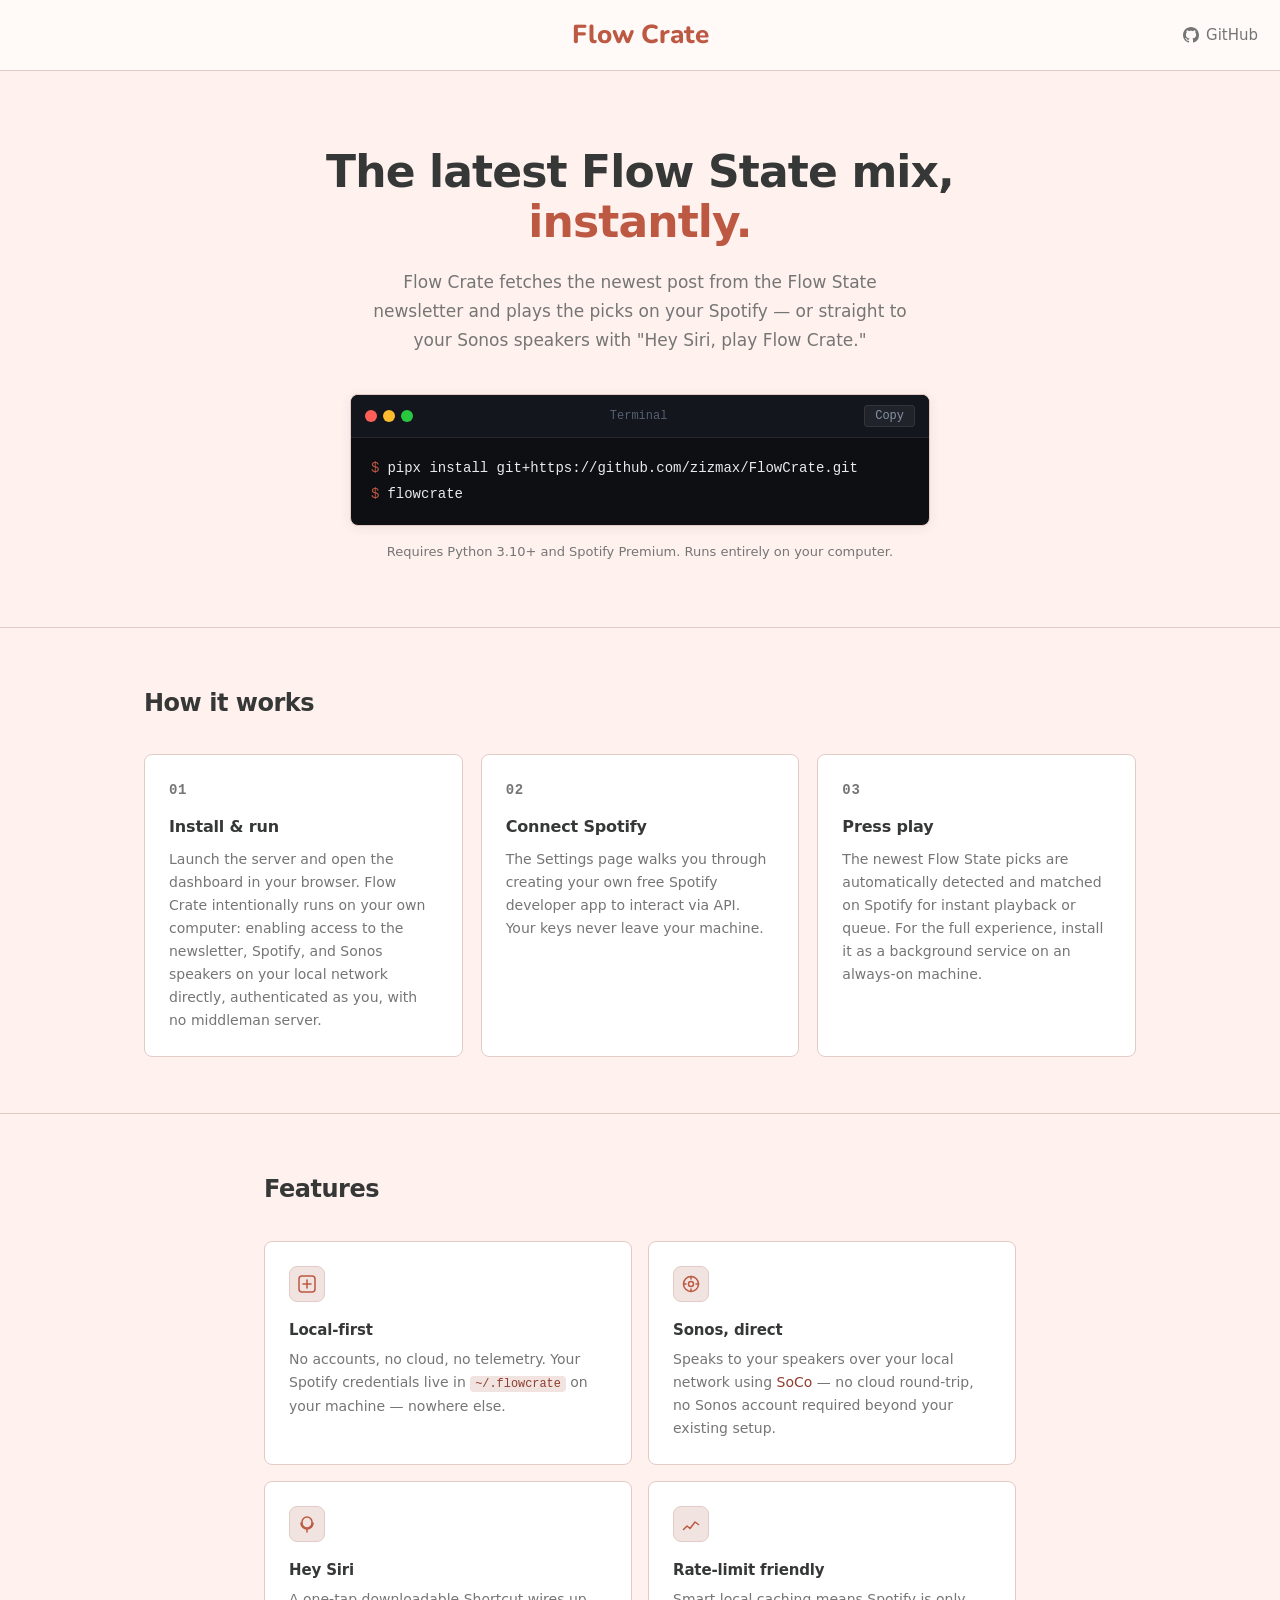
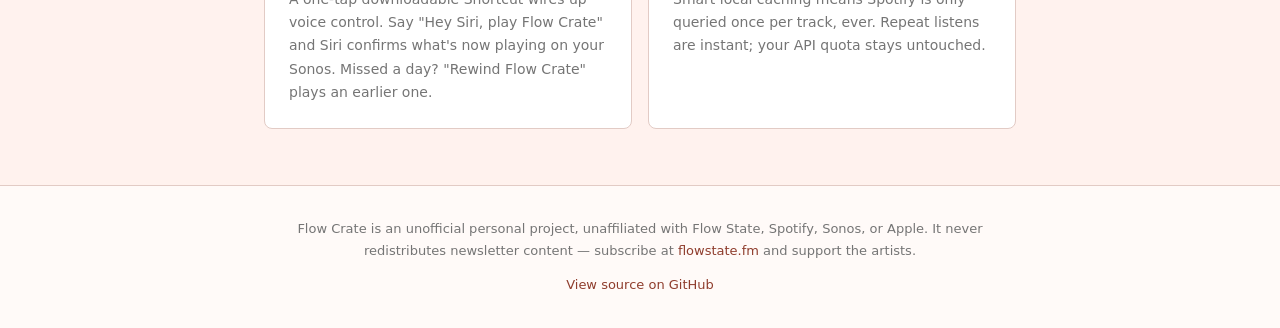
<file: site/index.html>
<!DOCTYPE html>
<html lang="en">
<head>
  <meta charset="UTF-8" />
  <meta name="viewport" content="width=device-width, initial-scale=1.0" />
  <title>Flow Crate — play the latest Flow State mix</title>
  <meta name="description" content="Flow Crate fetches the newest post from the Flow State newsletter and plays the picks on your Spotify — or straight to your Sonos speakers with Hey Siri." />
  <link rel="preconnect" href="https://fonts.googleapis.com">
  <link rel="preconnect" href="https://fonts.gstatic.com" crossorigin>
  <link href="https://fonts.googleapis.com/css2?family=Nunito:wght@800&display=swap" rel="stylesheet">
  <link rel="icon" type="image/svg+xml" href="favicon.svg" />
  <style>
    *, *::before, *::after {
      box-sizing: border-box;
      margin: 0;
      padding: 0;
    }

    :root {
      --bg: #fff2ee;
      --panel: #ffffff;
      --panel-warm: #fffaf8;
      --line: #e2cbc5;
      --text: #363737;
      --muted: #757575;
      --accent: #bd5842;
      --accent-dark: #8f3d2d;
      --accent-soft: #f0e3e0;
      --term-bg: #0d0f13;
      --term-chrome: #13161c;
      --term-border: rgba(255, 255, 255, 0.08);
      --term-text: #e8eaf0;
      --term-muted: #8892a4;
      --term-faint: #555f72;
      --term-accent: #bd5842;
      --green: #3fb950;
      --mono: ui-monospace, SFMono-Regular, Menlo, Monaco, Consolas, monospace;
      --sans: "SF Pro Display", -apple-system, system-ui, BlinkMacSystemFont, Inter, "Segoe UI", Roboto, Helvetica, Arial, sans-serif;
      --brand-font: Nunito, "SF Pro Display", -apple-system, system-ui, BlinkMacSystemFont, Inter, "Segoe UI", Roboto, Helvetica, Arial, sans-serif;
      --radius: 8px;
      --radius-sm: 7px;
      --max-w: 800px;
    }

    html {
      background: var(--bg);
      color: var(--text);
      font-family: var(--sans);
      font-size: 16px;
      line-height: 1.6;
      -webkit-font-smoothing: antialiased;
    }

    body {
      min-height: 100vh;
      display: flex;
      flex-direction: column;
    }

    a {
      color: var(--accent-dark);
      text-decoration: none;
    }

    a:hover {
      text-decoration: underline;
      text-underline-offset: 3px;
    }

    /* ── Layout ────────────────────────────────── */
    .container {
      width: 100%;
      max-width: var(--max-w);
      margin: 0 auto;
      padding: 0 24px;
    }

    /* ── Topbar ────────────────────────────────── */
    header {
      background: var(--panel-warm);
      border-bottom: 1px solid var(--line);
      position: sticky;
      top: 0;
      z-index: 10;
    }

    .header-inner {
      display: grid;
      grid-template-columns: 1fr auto 1fr;
      align-items: center;
      gap: 14px;
      padding: 14px 22px;
    }

    .brand {
      grid-column: 2;
      font-family: var(--brand-font);
      font-size: 26px;
      font-weight: 800;
      color: var(--accent);
      text-decoration: none;
      letter-spacing: 0;
    }

    .brand:hover {
      text-decoration: none;
      color: var(--accent);
    }

    .header-nav {
      grid-column: 3;
      display: flex;
      justify-content: flex-end;
      gap: 14px;
    }

    .header-nav a {
      display: flex;
      align-items: center;
      gap: 7px;
      font-size: 0.9375rem;
      color: var(--muted);
      text-decoration: none;
      transition: color 0.15s;
    }

    .header-nav a:hover {
      color: var(--text);
      text-decoration: none;
    }

    /* ── Main ──────────────────────────────────── */
    main {
      flex: 1;
    }

    /* ── Hero ──────────────────────────────────── */
    .hero {
      padding: 76px 0 64px;
      text-align: center;
    }

    .hero h1 {
      font-size: clamp(1.75rem, 5vw, 2.75rem);
      font-weight: 700;
      letter-spacing: -0.02em;
      line-height: 1.15;
      color: var(--text);
      margin-bottom: 20px;
    }

    .hero h1 span {
      color: var(--accent);
    }

    .hero-sub {
      font-size: 1.0625rem;
      color: var(--muted);
      max-width: 560px;
      margin: 0 auto 40px;
      line-height: 1.7;
    }

    /* ── Terminal blocks (deliberately dark) ───── */
    .terminal-install {
      background: var(--term-bg);
      border: 1px solid var(--line);
      border-radius: var(--radius);
      overflow: hidden;
      max-width: 580px;
      margin: 0 auto 16px;
      text-align: left;
      box-shadow: 0 2px 12px rgba(54, 55, 55, 0.08);
    }

    .terminal-header {
      background: var(--term-chrome);
      border-bottom: 1px solid var(--term-border);
      padding: 10px 14px;
      display: flex;
      align-items: center;
      justify-content: space-between;
      gap: 12px;
    }

    .traffic-lights {
      display: flex;
      gap: 6px;
      flex-shrink: 0;
    }

    .dot {
      width: 12px;
      height: 12px;
      border-radius: 50%;
    }

    .dot-red    { background: #ff5f57; }
    .dot-yellow { background: #febc2e; }
    .dot-green  { background: #28c840; }

    .terminal-title {
      font-family: var(--mono);
      font-size: 0.75rem;
      color: var(--term-faint);
      flex: 1;
      text-align: center;
    }

    .copy-btn {
      font-family: var(--mono);
      font-size: 0.75rem;
      color: var(--term-muted);
      background: rgba(255, 255, 255, 0.06);
      border: 1px solid var(--term-border);
      border-radius: 4px;
      padding: 3px 10px;
      cursor: pointer;
      transition: color 0.15s, background 0.15s, border-color 0.15s;
      white-space: nowrap;
      flex-shrink: 0;
    }

    .copy-btn:hover {
      color: var(--term-text);
      background: rgba(255, 255, 255, 0.1);
      border-color: rgba(255, 255, 255, 0.18);
    }

    .copy-btn.copied {
      color: var(--green);
      border-color: rgba(63, 185, 80, 0.35);
      background: rgba(63, 185, 80, 0.08);
    }

    .terminal-body {
      padding: 18px 20px;
      font-family: var(--mono);
      font-size: 0.875rem;
      line-height: 1.8;
    }

    .terminal-line {
      display: flex;
      gap: 8px;
    }

    .prompt {
      color: var(--term-accent);
      user-select: none;
      flex-shrink: 0;
    }

    .cmd-text {
      color: var(--term-text);
      word-break: break-all;
    }

    .hero-note {
      font-size: 0.8125rem;
      color: var(--muted);
      text-align: center;
    }

    /* ── Sections ──────────────────────────────── */
    .how, .features {
      padding: 56px 0;
      border-top: 1px solid var(--line);
    }

    .section-heading {
      font-size: 1.5rem;
      font-weight: 700;
      letter-spacing: -0.02em;
      color: var(--text);
      margin-bottom: 32px;
    }

    /* ── How it works ──────────────────────────── */
    /* Give this section a wider container than the rest of the page so the three
       step cards get more horizontal room; at 800px they were narrow enough that
       the text wrapped into tall, awkward columns. */
    .how .container {
      max-width: 1040px;
    }

    .steps {
      display: grid;
      grid-template-columns: repeat(3, 1fr);
      gap: 18px;
      align-items: stretch;
    }

    .step {
      background: var(--panel);
      border: 1px solid var(--line);
      border-radius: var(--radius);
      padding: 24px;
    }

    .step-num {
      font-family: var(--mono);
      font-size: 0.75rem;
      font-weight: 700;
      color: var(--accent);
      margin-bottom: 12px;
      letter-spacing: 0.05em;
    }

    .step h3 {
      font-size: 1rem;
      font-weight: 700;
      color: var(--text);
      margin-bottom: 8px;
      letter-spacing: -0.01em;
    }

    .step p {
      font-size: 0.875rem;
      color: var(--muted);
      line-height: 1.65;
    }

    .step code, .feature-card code {
      font-family: var(--mono);
      font-size: 0.85em;
      color: var(--accent-dark);
      background: var(--accent-soft);
      border-radius: 4px;
      padding: 1px 5px;
      overflow-wrap: anywhere;
    }

    /* ── Feature grid ──────────────────────────── */
    .feature-grid {
      display: grid;
      grid-template-columns: repeat(2, 1fr);
      gap: 16px;
    }

    .feature-card {
      background: var(--panel);
      border: 1px solid var(--line);
      border-radius: var(--radius);
      padding: 24px;
    }

    .feature-icon {
      width: 36px;
      height: 36px;
      background: var(--accent-soft);
      border: 1px solid var(--line);
      border-radius: var(--radius);
      display: flex;
      align-items: center;
      justify-content: center;
      margin-bottom: 16px;
      color: var(--accent);
    }

    .feature-card h3 {
      font-size: 0.9375rem;
      font-weight: 700;
      color: var(--text);
      margin-bottom: 6px;
      letter-spacing: -0.01em;
    }

    .feature-card p {
      font-size: 0.875rem;
      color: var(--muted);
      line-height: 1.65;
    }

    /* ── Footer ────────────────────────────────── */
    footer {
      border-top: 1px solid var(--line);
      background: var(--panel-warm);
      padding: 32px 0;
      margin-top: auto;
    }

    .footer-inner {
      max-width: var(--max-w);
      margin: 0 auto;
      padding: 0 24px;
      text-align: center;
    }

    .footer-text {
      font-size: 0.8125rem;
      color: var(--muted);
      line-height: 1.7;
    }

    .footer-github {
      margin-top: 12px;
    }

    /* ── Motion ────────────────────────────────── */
    @media (prefers-reduced-motion: no-preference) {
      .step, .feature-card {
        transition: border-color 0.15s;
      }

      .step:hover, .feature-card:hover {
        border-color: var(--accent);
      }
    }

    /* ── Responsive ────────────────────────────── */
    @media (max-width: 700px) {
      .header-inner {
        grid-template-columns: 1fr;
        gap: 10px;
        justify-items: center;
      }

      .brand, .header-nav {
        grid-column: 1;
      }

      .header-nav {
        justify-content: center;
      }
    }

    @media (max-width: 640px) {
      .hero {
        padding: 48px 0 48px;
      }

      .steps {
        grid-template-columns: 1fr;
        gap: 12px;
      }

      .feature-grid {
        grid-template-columns: 1fr;
      }

      .terminal-body {
        font-size: 0.8125rem;
        padding: 14px 14px;
      }
    }

    @media (max-width: 420px) {
      .terminal-title {
        display: none;
      }
    }
  </style>
</head>
<body>

<!-- ── Topbar ───────────────────────────────────── -->
<header>
  <div class="header-inner">
    <a href="#" class="brand" aria-label="Flow Crate home">Flow Crate</a>
    <nav class="header-nav">
      <a href="https://github.com/zizmax/FlowCrate" target="_blank" rel="noopener noreferrer">
        <svg width="16" height="16" viewBox="0 0 16 16" fill="currentColor" aria-hidden="true" xmlns="http://www.w3.org/2000/svg">
          <path d="M8 0C3.58 0 0 3.58 0 8c0 3.54 2.29 6.53 5.47 7.59.4.07.55-.17.55-.38 0-.19-.01-.82-.01-1.49-2.01.37-2.53-.49-2.69-.94-.09-.23-.48-.94-.82-1.13-.28-.15-.68-.52-.01-.53.63-.01 1.08.58 1.23.82.72 1.21 1.87.87 2.33.66.07-.52.28-.87.51-1.07-1.78-.2-3.64-.89-3.64-3.95 0-.87.31-1.59.82-2.15-.08-.2-.36-1.02.08-2.12 0 0 .67-.21 2.2.82.64-.18 1.32-.27 2-.27s1.36.09 2 .27c1.53-1.04 2.2-.82 2.2-.82.44 1.1.16 1.92.08 2.12.51.56.82 1.27.82 2.15 0 3.07-1.87 3.75-3.65 3.95.29.25.54.73.54 1.48 0 1.07-.01 1.93-.01 2.2 0 .21.15.46.55.38A8.013 8.013 0 0 0 16 8c0-4.42-3.58-8-8-8z"/>
        </svg>
        GitHub
      </a>
    </nav>
  </div>
</header>

<!-- ── Main ─────────────────────────────────────── -->
<main>

  <!-- Hero -->
  <section class="hero">
    <div class="container">
      <h1>The latest Flow State mix, <span>instantly.</span></h1>
      <p class="hero-sub">Flow Crate fetches the newest post from the Flow State newsletter and plays the picks on your Spotify — or straight to your Sonos speakers with "Hey Siri, play Flow Crate."</p>

      <!-- Terminal install block -->
      <div class="terminal-install" role="region" aria-label="Installation command">
        <div class="terminal-header">
          <div class="traffic-lights" aria-hidden="true">
            <div class="dot dot-red"></div>
            <div class="dot dot-yellow"></div>
            <div class="dot dot-green"></div>
          </div>
          <span class="terminal-title">Terminal</span>
          <button class="copy-btn" id="copyBtn" aria-label="Copy install commands to clipboard">Copy</button>
        </div>
        <div class="terminal-body" aria-label="Install commands">
          <div class="terminal-line">
            <span class="prompt" aria-hidden="true">$</span>
            <span class="cmd-text">pipx install git+https://github.com/zizmax/FlowCrate.git</span>
          </div>
          <div class="terminal-line">
            <span class="prompt" aria-hidden="true">$</span>
            <span class="cmd-text">flowcrate</span>
          </div>
        </div>
      </div>
      <p class="hero-note">Requires Python 3.10+ and Spotify Premium. Runs entirely on your computer.</p>
    </div>
  </section>

  <!-- How it works -->
  <section class="how" aria-labelledby="how-heading">
    <div class="container">
      <h2 class="section-heading" id="how-heading">How it works</h2>
      <div class="steps">
        <article class="step">
          <p class="step-num">01</p>
          <h3>Install &amp; run</h3>
          <p>Launch the server and open the dashboard in your browser. Flow Crate intentionally runs on your own computer: enabling access to the newsletter, Spotify, and Sonos speakers on your local network directly, authenticated as you, with no middleman server.</p>
        </article>
        <article class="step">
          <p class="step-num">02</p>
          <h3>Connect Spotify</h3>
          <p>The Settings page walks you through creating your own free Spotify developer app to interact via API. Your keys never leave your machine.</p>
        </article>
        <article class="step">
          <p class="step-num">03</p>
          <h3>Press play</h3>
          <p>The newest Flow State picks are automatically detected and matched on Spotify for instant playback or queue. For the full experience, install it as a background service on an always-on machine.</p>
        </article>
      </div>
    </div>
  </section>

  <!-- Feature grid -->
  <section class="features" aria-labelledby="features-heading">
    <div class="container">
      <h2 class="section-heading" id="features-heading">Features</h2>
      <div class="feature-grid">

        <article class="feature-card">
          <div class="feature-icon" aria-hidden="true">
            <svg width="18" height="18" viewBox="0 0 18 18" fill="none" xmlns="http://www.w3.org/2000/svg">
              <rect x="1" y="1" width="16" height="16" rx="3" stroke="currentColor" stroke-width="1.5"/>
              <path d="M5 9h8M9 5v8" stroke="currentColor" stroke-width="1.5" stroke-linecap="round"/>
            </svg>
          </div>
          <h3>Local-first</h3>
          <p>No accounts, no cloud, no telemetry. Your Spotify credentials live in <code>~/.flowcrate</code> on your machine — nowhere else.</p>
        </article>

        <article class="feature-card">
          <div class="feature-icon" aria-hidden="true">
            <svg width="18" height="18" viewBox="0 0 18 18" fill="none" xmlns="http://www.w3.org/2000/svg">
              <circle cx="9" cy="9" r="7.5" stroke="currentColor" stroke-width="1.5"/>
              <circle cx="9" cy="9" r="2.5" stroke="currentColor" stroke-width="1.5"/>
              <line x1="9" y1="1.5" x2="9" y2="4" stroke="currentColor" stroke-width="1.5" stroke-linecap="round"/>
              <line x1="9" y1="14" x2="9" y2="16.5" stroke="currentColor" stroke-width="1.5" stroke-linecap="round"/>
              <line x1="1.5" y1="9" x2="4" y2="9" stroke="currentColor" stroke-width="1.5" stroke-linecap="round"/>
              <line x1="14" y1="9" x2="16.5" y2="9" stroke="currentColor" stroke-width="1.5" stroke-linecap="round"/>
            </svg>
          </div>
          <h3>Sonos, direct</h3>
          <p>Speaks to your speakers over your local network using <a href="https://github.com/SoCo/SoCo" target="_blank" rel="noopener noreferrer">SoCo</a> — no cloud round-trip, no Sonos account required beyond your existing setup.</p>
        </article>

        <article class="feature-card">
          <div class="feature-icon" aria-hidden="true">
            <svg width="18" height="18" viewBox="0 0 18 18" fill="none" xmlns="http://www.w3.org/2000/svg">
              <path d="M9 2a5 5 0 0 1 5 5v1a5 5 0 0 1-10 0V7a5 5 0 0 1 5-5z" stroke="currentColor" stroke-width="1.5"/>
              <path d="M3 8a6 6 0 0 0 12 0" stroke="currentColor" stroke-width="1.5" stroke-linecap="round"/>
              <line x1="9" y1="14" x2="9" y2="17" stroke="currentColor" stroke-width="1.5" stroke-linecap="round"/>
            </svg>
          </div>
          <h3>Hey Siri</h3>
          <p>A one-tap downloadable Shortcut wires up voice control. Say "Hey Siri, play Flow Crate" and Siri confirms what's now playing on your Sonos. Missed a day? "Rewind Flow Crate" plays an earlier one.</p>
        </article>

        <article class="feature-card">
          <div class="feature-icon" aria-hidden="true">
            <svg width="18" height="18" viewBox="0 0 18 18" fill="none" xmlns="http://www.w3.org/2000/svg">
              <path d="M1.5 14.5 L5 11 L8 13.5 L13 7 L16.5 9.5" stroke="currentColor" stroke-width="1.5" stroke-linecap="round" stroke-linejoin="round"/>
            </svg>
          </div>
          <h3>Rate-limit friendly</h3>
          <p>Smart local caching means Spotify is only queried once per track, ever. Repeat listens are instant; your API quota stays untouched.</p>
        </article>

      </div>
    </div>
  </section>

</main>

<!-- ── Footer ────────────────────────────────────── -->
<footer>
  <div class="footer-inner">
    <p class="footer-text">Flow Crate is an unofficial personal project, unaffiliated with Flow State, Spotify, Sonos, or Apple. It never redistributes newsletter content — subscribe at <a href="https://flowstate.fm" target="_blank" rel="noopener noreferrer">flowstate.fm</a> and support the artists.</p>
    <p class="footer-text footer-github">
      <a href="https://github.com/zizmax/FlowCrate" target="_blank" rel="noopener noreferrer">View source on GitHub</a>
    </p>
  </div>
</footer>

<script>
  (function () {
    var btn = document.getElementById('copyBtn');
    if (!btn) return;

    var lines = [
      'pipx install git+https://github.com/zizmax/FlowCrate.git',
      'flowcrate'
    ].join('\n');

    function resetBtn() {
      btn.textContent = 'Copy';
      btn.classList.remove('copied');
    }

    function markCopied() {
      btn.textContent = 'Copied!';
      btn.classList.add('copied');
      setTimeout(resetBtn, 1500);
    }

    btn.addEventListener('click', function () {
      // Clipboard API (https / localhost)
      if (navigator.clipboard && navigator.clipboard.writeText) {
        navigator.clipboard.writeText(lines).then(markCopied).catch(fallback);
      } else {
        fallback();
      }
    });

    function fallback() {
      try {
        var ta = document.createElement('textarea');
        ta.value = lines;
        ta.style.cssText = 'position:fixed;top:-9999px;left:-9999px;opacity:0';
        document.body.appendChild(ta);
        ta.focus();
        ta.select();
        var ok = document.execCommand('copy');
        document.body.removeChild(ta);
        if (ok) markCopied();
      } catch (e) {
        // silent — user can manually copy
      }
    }
  })();
</script>

</body>
</html>
</file>
